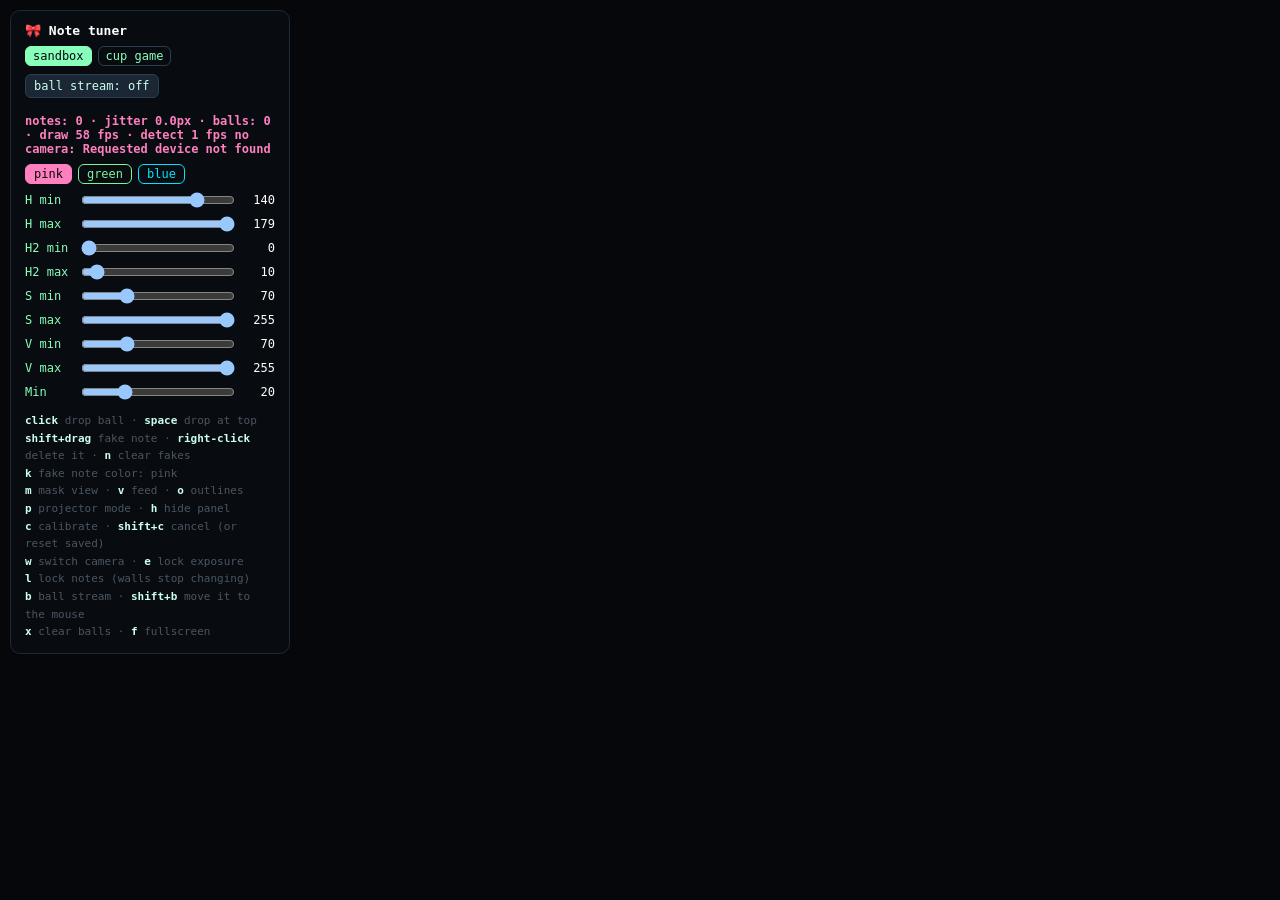
<file: index.html>
<!doctype html>
<html lang="en">
<head>
  <meta charset="utf-8" />
  <meta name="viewport" content="width=device-width, initial-scale=1" />
  <title>Bouncy Ball — pink note physics (dev)</title>
  <link rel="stylesheet" href="core/core.css" />
</head>
<body>
  <!-- the foundation on its own: drop balls, they bounce off the notes -->
  <script src="core/opencv.js"></script>
  <script src="core/matter.min.js"></script>
  <script type="module">
    import { start } from "./core/core.js";
    start();
  </script>
</body>
</html>
</file>
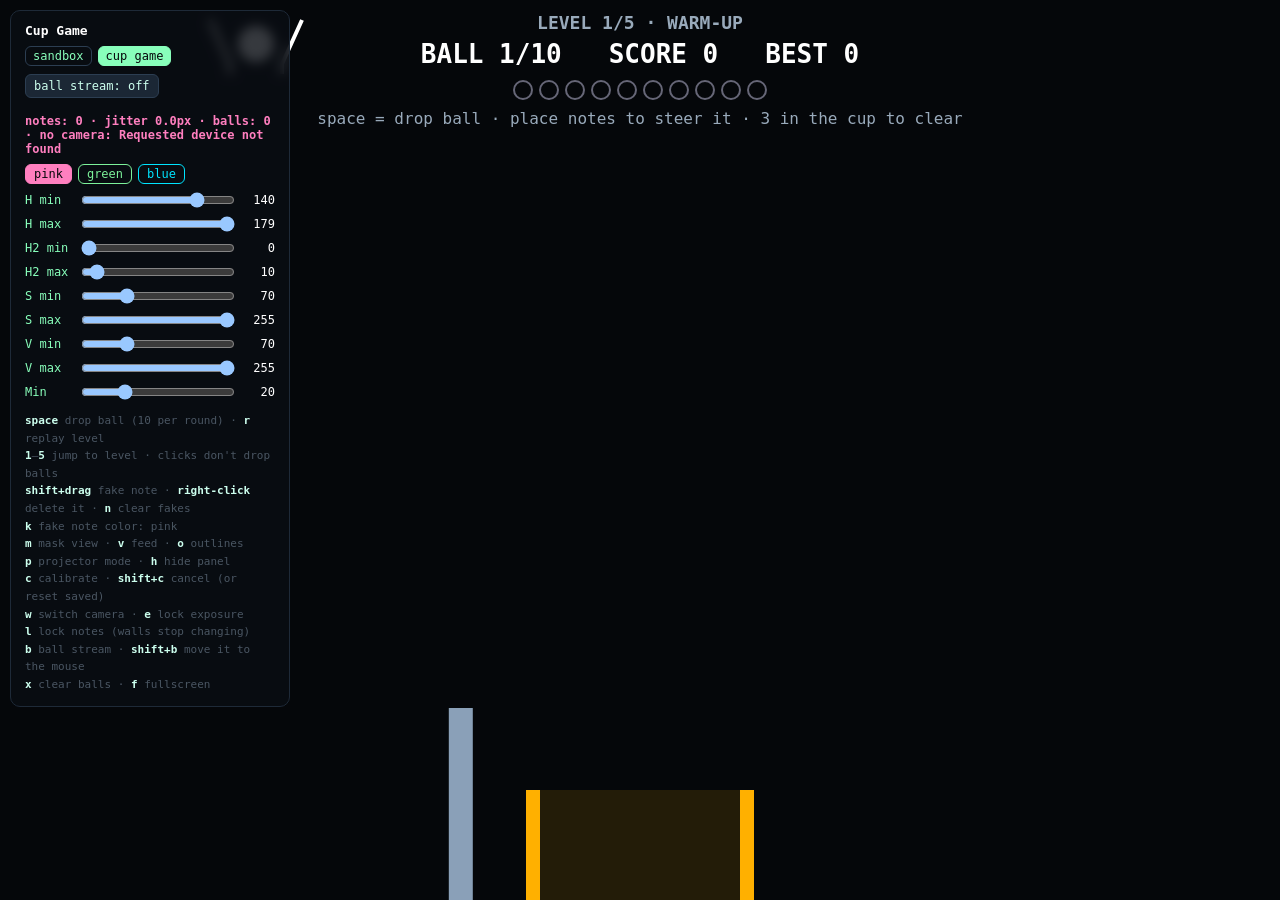
<file: game.html>
<!doctype html>
<html lang="en">
<head>
  <meta charset="utf-8" />
  <meta name="viewport" content="width=device-width, initial-scale=1" />
  <title>Cup Game</title>
  <link rel="stylesheet" href="core/core.css" />
</head>
<body>
  <!-- a project: the foundation + its own rules (projects/cup-game.js) -->
  <script src="core/opencv.js"></script>
  <script src="core/matter.min.js"></script>
  <script type="module">
    import { start } from "./core/core.js";
    import cupGame from "./projects/cup-game.js";
    start({ project: cupGame });
  </script>
</body>
</html>
</file>
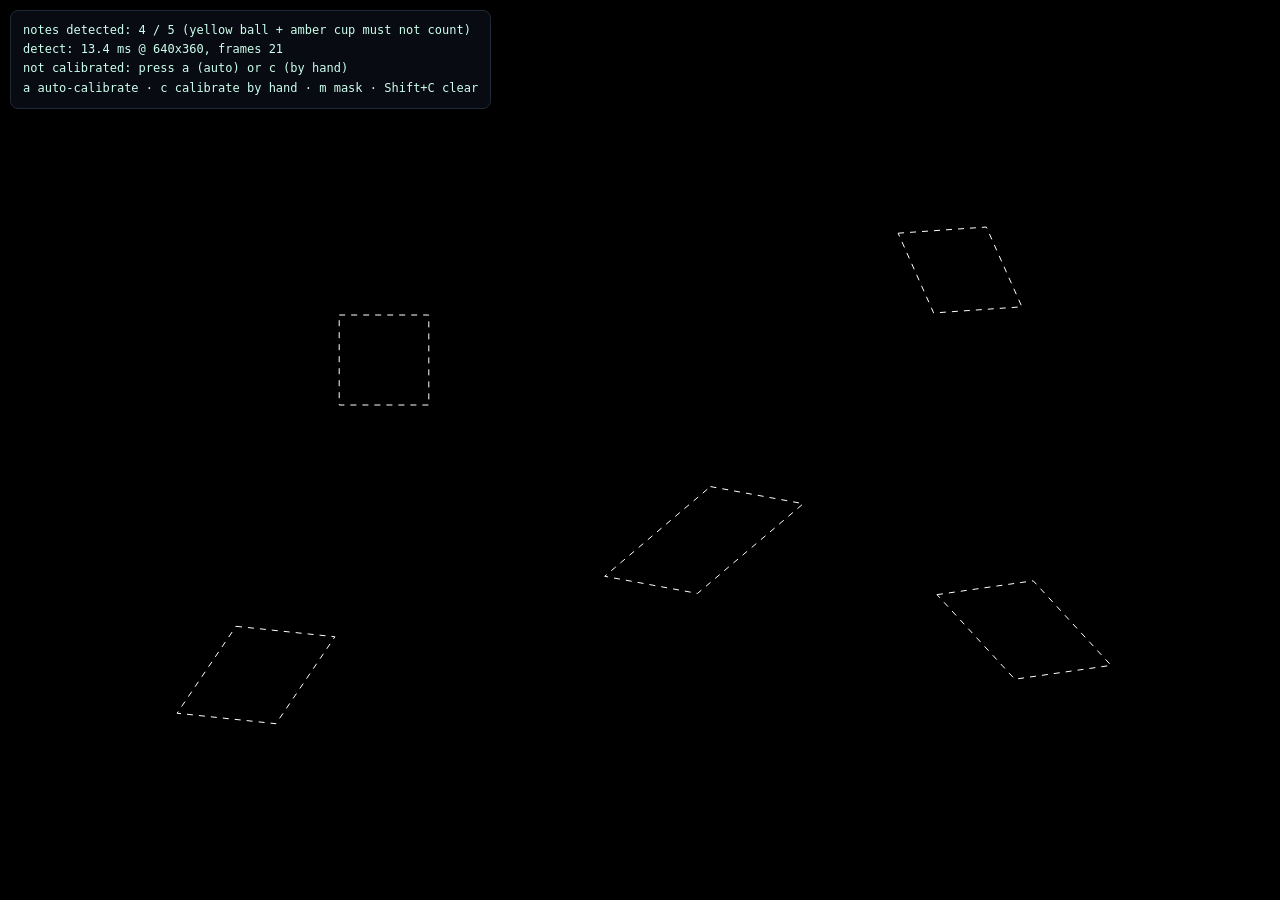
<file: dev/eyes_test.html>
<!doctype html>
<html lang="en">
<head>
  <meta charset="utf-8" />
  <meta name="viewport" content="width=device-width, initial-scale=1" />
  <title>Eyes test (no webcam)</title>
  <style>
    html, body { margin: 0; height: 100%; background: #05070a; overflow: hidden; font-family: ui-monospace, monospace; color: #cfe; }
    #c { position: fixed; inset: 0; width: 100%; height: 100%; display: block; }
    #info { position: fixed; top: 10px; left: 10px; background: rgba(10,14,20,.85); border: 1px solid #1e2a38; border-radius: 8px; padding: 10px 12px; font-size: 12px; line-height: 1.6; white-space: pre; }
  </style>
</head>
<body>
  <!--
    Tests note_detector.js + calibration.js without a webcam or projector.

    A fake "camera" canvas looks at the projector screen from an angle (a
    perspective warp). Pink notes are painted on that camera image, including a
    coral one that only the second hue range (hue2) catches, and a yellow ball
    that must be ignored.

    Keys: a = auto-calibrate (clicks the 4 known points), c = calibrate by hand,
    m = show the detector mask, Shift+C = clear calibration.
    White dashed = where the notes really are. Cyan = detected + calibrated.
  -->
  <canvas id="c"></canvas>
  <div id="info">loading OpenCV…</div>

  <script src="../core/opencv.js"></script>
  <script type="module">
    import { NoteDetector } from "../core/note_detector.js";
    import { Calibration, solveHomography, applyHomography } from "../core/calibration.js";

    const canvas = document.getElementById("c");
    const ctx = canvas.getContext("2d");
    const info = document.getElementById("info");

    // ---------- fake camera ----------
    const CAM_W = 1280, CAM_H = 720;
    const cam = document.createElement("canvas");
    cam.width = CAM_W; cam.height = CAM_H;
    const camCtx = cam.getContext("2d");

    // Where the projector's dot targets appear in the camera image (tilted view).
    const targets = [{ x: 0.08, y: 0.08 }, { x: 0.92, y: 0.08 }, { x: 0.92, y: 0.92 }, { x: 0.08, y: 0.92 }];
    const camQuad = [{ x: 210, y: 95 }, { x: 1120, y: 140 }, { x: 1065, y: 655 }, { x: 160, y: 600 }];
    const projToCam = solveHomography(targets, camQuad); // screen fraction -> camera px

    // Notes in projector space (fractions of the screen) + their colour.
    const notes = [
      { x: 0.30, y: 0.40, w: 0.07, h: 0.10, rot: 0,   color: "#ff1493" }, // hot pink, range 1
      { x: 0.55, y: 0.60, w: 0.08, h: 0.11, rot: 25,  color: "#ff3fa4" }, // pink, rotated
      { x: 0.75, y: 0.30, w: 0.07, h: 0.09, rot: -10, color: "#ff6a4d" }, // coral, only hue2 catches it
      { x: 0.20, y: 0.75, w: 0.08, h: 0.10, rot: 15,  color: "#a8d84a", kind: "green" }, // yellow-green note
      { x: 0.80, y: 0.70, w: 0.08, h: 0.10, rot: -20, color: "#2aa7d8", kind: "blue" },  // sky-blue note
    ].map((n) => ({ kind: "pink", ...n }));
    const noteCorners = (n) => {
      const a = n.rot * Math.PI / 180, ca = Math.cos(a), sa = Math.sin(a);
      // aspect-correct rotation in a 16:9 screen
      const hw = n.w / 2, hh = n.h / 2 * 16 / 9;
      return [[-hw, -hh], [hw, -hh], [hw, hh], [-hw, hh]].map(([dx, dy]) => ({
        x: n.x + (dx * ca - dy * sa), y: n.y + (dx * sa + dy * ca) * 9 / 16,
      }));
    };

    function paintCamera(t) {
      camCtx.fillStyle = "#2a2622"; // dim wall
      camCtx.fillRect(0, 0, CAM_W, CAM_H);
      camCtx.fillStyle = "#3b3833"; // the projected screen area, a bit brighter
      poly(camCtx, camQuad); camCtx.fill();
      for (const n of notes) {
        camCtx.fillStyle = n.color;
        poly(camCtx, noteCorners(n).map((p) => applyHomography(projToCam, p)));
        camCtx.fill();
      }
      // projected yellow ball bouncing around: must NOT be detected
      const b = applyHomography(projToCam, { x: 0.5 + 0.3 * Math.sin(t / 700), y: 0.3 });
      camCtx.fillStyle = "#ffd23f";
      camCtx.beginPath(); camCtx.arc(b.x, b.y, 28, 0, Math.PI * 2); camCtx.fill();
      // projected amber cup (cup game): must NOT be detected either
      const cup = [{ x: 0.42, y: 0.82 }, { x: 0.52, y: 0.82 }, { x: 0.52, y: 0.9 }, { x: 0.42, y: 0.9 }];
      camCtx.fillStyle = "#ffb000";
      poly(camCtx, cup.map((p) => applyHomography(projToCam, p))); camCtx.fill();
      // calibration dots as the camera would see them
      if (calibration.active) {
        camCtx.strokeStyle = "#fff"; camCtx.lineWidth = 3;
        for (const p of camQuad) { camCtx.beginPath(); camCtx.arc(p.x, p.y, 10, 0, Math.PI * 2); camCtx.stroke(); }
      }
    }

    function poly(c, pts) {
      c.beginPath(); c.moveTo(pts[0].x, pts[0].y);
      for (const p of pts.slice(1)) c.lineTo(p.x, p.y);
      c.closePath();
    }

    // ---------- detector + calibration ----------
    const mask = document.createElement("canvas");
    const detector = new NoteDetector({ source: cam, debugCanvas: mask });
    const calibration = new Calibration({ storageKey: "dm01.calibration.test" });
    let showMask = false;

    function autoCalibrate() {
      calibration.start(cam, CAM_W, CAM_H);
      draw(); // lays out the camera image so clicks can be placed
      const { x, y, s } = calibration.pip;
      for (const p of camQuad) calibration.handleClick(x + p.x * s, y + p.y * s);
    }

    // Average distance between true note centers and detected+calibrated centers.
    function measure(mapped) {
      const W = canvas.width, H = canvas.height;
      const errs = [], colors = [];
      for (const n of notes) {
        const t = { x: n.x * W, y: n.y * H };
        let best = Infinity, color = null;
        for (const m of mapped) {
          const d = Math.hypot(m.center.x - t.x, m.center.y - t.y);
          if (d < best) { best = d; color = m.color; }
        }
        errs.push(best);
        colors.push(color === n.kind ? "ok" : `${n.kind}->${color}`);
      }
      return { errs, colors };
    }

    function draw() {
      const W = canvas.width = innerWidth, H = canvas.height = innerHeight;
      paintCamera(performance.now());

      info.style.display = calibration.active ? "none" : "";
      if (calibration.active) { calibration.draw(ctx); return; }

      ctx.fillStyle = "#000"; ctx.fillRect(0, 0, W, H);
      if (showMask) {
        ctx.globalAlpha = 0.5;
        ctx.drawImage(mask, 0, 0, W, H);
        ctx.globalAlpha = 1;
      }

      // ground truth
      ctx.setLineDash([6, 6]); ctx.strokeStyle = "#fff"; ctx.lineWidth = 1;
      for (const n of notes) { poly(ctx, noteCorners(n).map((p) => ({ x: p.x * W, y: p.y * H }))); ctx.stroke(); }
      ctx.setLineDash([]);

      let line = "not calibrated: press a (auto) or c (by hand)";
      if (calibration.isCalibrated) {
        const mapped = calibration.mapNotes(detector.notes, W, H)
          .map((m, i) => ({ ...m, color: detector.notes[i].color }));
        ctx.strokeStyle = "#3ff"; ctx.lineWidth = 3;
        for (const m of mapped) { poly(ctx, m.corners); ctx.stroke(); }
        const { errs, colors } = measure(mapped);
        window.testResult = { detected: detector.notes.length, expected: notes.length, errs, colors };
        line = `calibrated · center error px: ${errs.map((e) => e.toFixed(1)).join(", ")}
` +
          `colors: ${colors.join(", ")}`;
      }
      info.textContent =
        `notes detected: ${detector.notes.length} / ${notes.length} (yellow ball + amber cup must not count)\n` +
        `detect: ${detector.detectMs.toFixed(1)} ms @ ${detector.procW}x${detector.procH}, frames ${detector.frameCount}\n` +
        line + "\n" +
        "a auto-calibrate · c calibrate by hand · m mask · Shift+C clear";
    }

    function loop() { draw(); requestAnimationFrame(loop); }

    canvas.addEventListener("pointerdown", (e) => calibration.handleClick(e.clientX, e.clientY));
    canvas.addEventListener("pointermove", (e) => calibration.handleMove(e.clientX, e.clientY));
    addEventListener("keydown", (e) => {
      if (calibration.handleKey(e.key)) { e.preventDefault(); return; }
      if (e.key === "C") calibration.clear();
      else if (e.key === "c") calibration.start(cam, CAM_W, CAM_H);
      else if (e.key === "a") autoCalibrate();
      else if (e.key === "m") showMask = !showMask;
    });

    function whenCvReady() {
      return new Promise((resolve) => {
        if (globalThis.cv && cv.Mat) return resolve();
        cv["onRuntimeInitialized"] = resolve;
      });
    }

    window.autoCalibrate = autoCalibrate;
    window.detector = detector;
    await whenCvReady();
    paintCamera(0);
    await detector.start();
    loop();
  </script>
</body>
</html>
</file>
<file: core/core.css>
:root { color-scheme: dark; }
html, body { margin: 0; height: 100%; background: #05070a; overflow: hidden; font-family: ui-monospace, monospace; }
#c { position: fixed; inset: 0; width: 100%; height: 100%; display: block; }
#mask { display: none; }
#panel {
  position: fixed; top: 10px; left: 10px; z-index: 10;
  background: rgba(10,14,20,.82); border: 1px solid #1e2a38; border-radius: 10px;
  padding: 12px 14px; color: #cfe; font-size: 12px; width: 250px;
  backdrop-filter: blur(6px);
}
#panel h1 { font-size: 13px; margin: 0 0 8px; color: #fff; }
#pages { display: flex; flex-wrap: wrap; gap: 6px; margin: 0 0 8px; }
#pages a { color: #8fb; text-decoration: none; border: 1px solid #2c3e52; border-radius: 6px; padding: 2px 7px; }
#pages a:hover { background: #1b2735; }
#pages a.here { color: #05070a; background: #8fb; border-color: #8fb; }
#stream { margin: 0 0 8px; }
#stream.here { background: #fff; color: #05070a; }
#tunecolors { display: flex; gap: 6px; margin: 0 0 6px; }
#tunecolors button { padding: 2px 8px; border-color: var(--swatch); color: var(--swatch); background: transparent; }
#tunecolors button.here { background: var(--swatch); color: #05070a; }
.row { display: flex; align-items: center; gap: 8px; margin: 4px 0; }
.row label { width: 46px; color: #8fb; }
.row input[type=range] { flex: 1; }
.row span { width: 30px; text-align: right; color: #fff; }
#stat { margin: 8px 0; color: #ff7fbf; font-weight: bold; }
.keys { margin-top: 10px; color: #7899; font-size: 11px; line-height: 1.6; }
.keys b { color: #cfe; }
button { background:#1b2735; color:#cfe; border:1px solid #2c3e52; border-radius:6px; padding:4px 8px; cursor:pointer; font:inherit; }
button:hover { background:#2a3a4d; }
</file>
